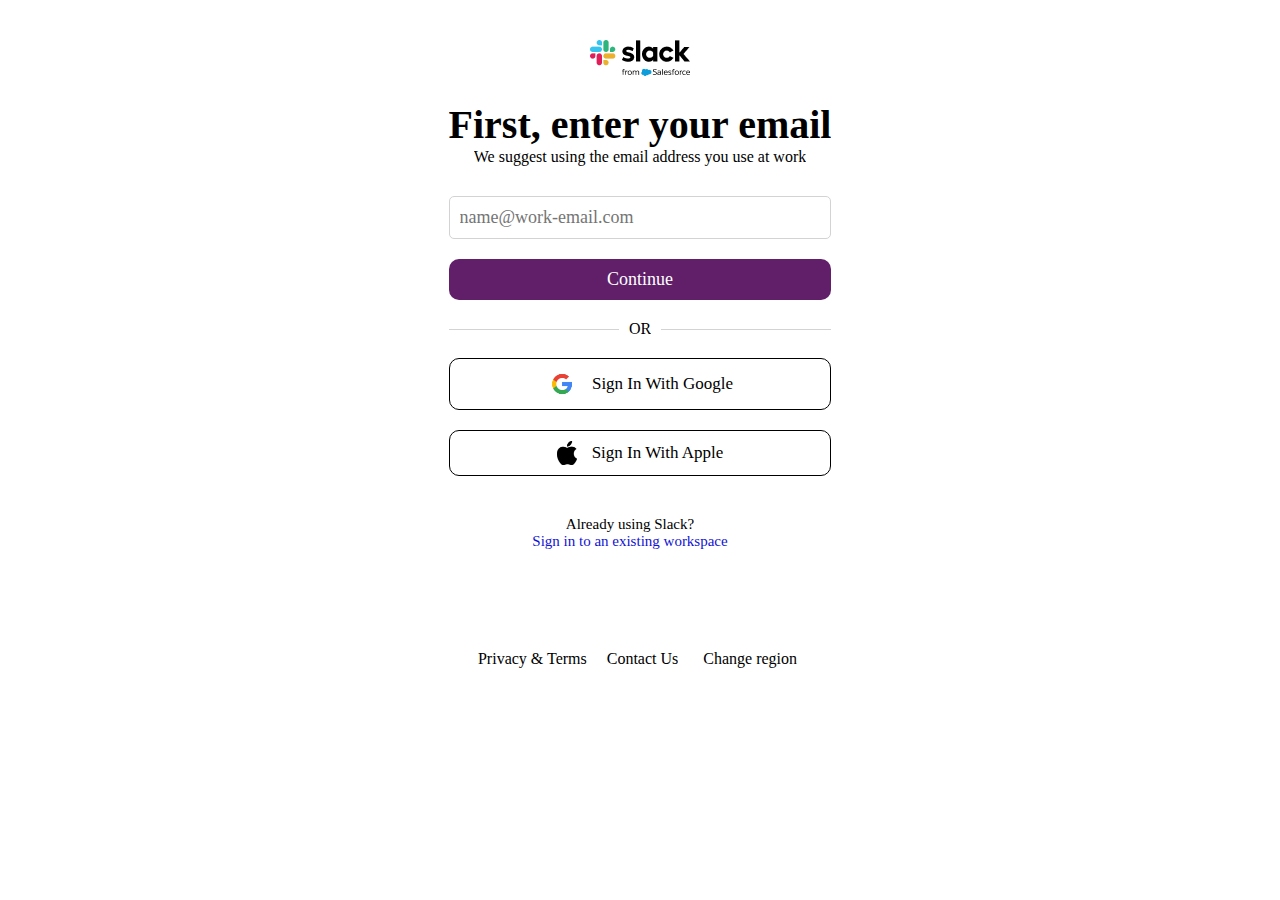
<file: new-account.html>
<!DOCTYPE html>
<html lang="en">

<head>
    <meta charset="UTF-8">
    <meta name="viewport" content="width=device-width, initial-scale=1.0">
    <title>Document</title>
    <link rel="stylesheet" href="new-account.css">
    <link rel="stylesheet" href="https://cdnjs.cloudflare.com/ajax/libs/font-awesome/6.5.2/css/all.min.css"
        integrity="sha512-SnH5WK+bZxgPHs44uWIX+LLJAJ9/2PkPKZ5QiAj6Ta86w+fsb2TkcmfRyVX3pBnMFcV7oQPJkl9QevSCWr3W6A=="
        crossorigin="anonymous" referrerpolicy="no-referrer" />
</head>

<body>
    <main>
        <form>
            <div class="container">
                <a href="index.html">
                    <div class="logo">
                        <img src=".//photos/logo.png" alt="">
                    </div>
                </a>
                <h1>First, enter your email</h1>
                <p class="heading-text">We suggest using the email address you use at work</p>
                <input type="email" placeholder="name@work-email.com" required >
                <button>Continue</button>

                <div class="line">
                    <div class="line-1"></div>
                    <p>OR</p>
                    <div class="line-2"></div>
                </div>
                <div class="google">
                    <img src=".//photos/google.jpg" width="30px">
                    <p>Sign In With Google</p>
                </div>
                <div class="apple">
                    <img src=".//photos/apple.png" width="20px">
                    <p>Sign In With Apple</p>
                </div>
            </div>
        </form>
    </main>
    <div class="new-account">
        <div class="text-1">
            <p>Already using Slack?</p>
        </div>
        <div class="text-2">
            <a href="sign-in.html">
                <p>Sign in to an existing workspace</p>
            </a>
        </div>
    </div>
    <div class="text">
        <p>Privacy & Terms</p>
        <p>Contact Us</p>
        <i class="fa-solid fa-globe" id="world"></i>
        <p>Change region</p><i class="fa-solid fa-chevron-down"></i>
    </div>

</body>

</html>
</file>
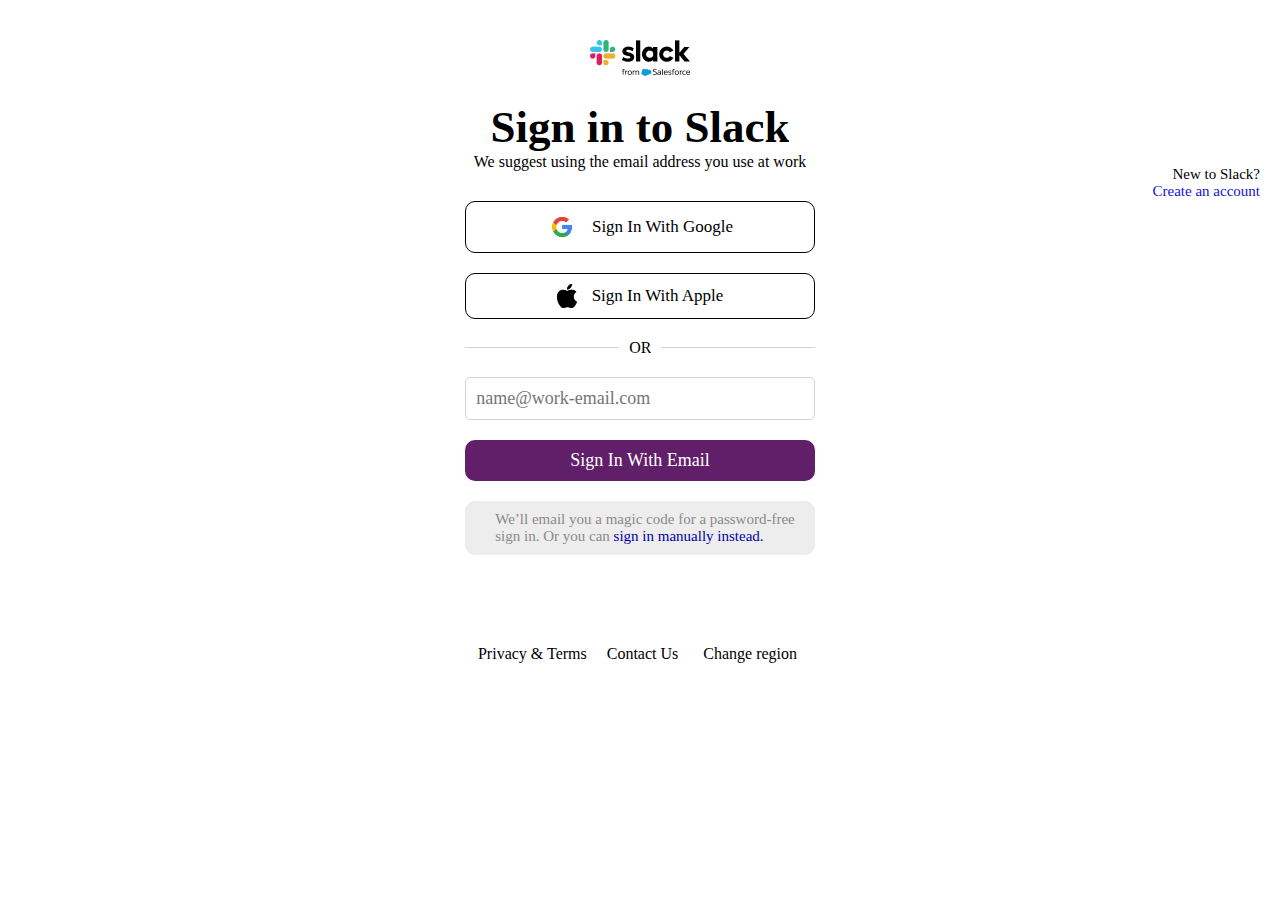
<file: sign-in.html>
<!DOCTYPE html>
<html lang="en">

<head>
    <meta charset="UTF-8">
    <meta name="viewport" content="width=device-width, initial-scale=1.0">
    <title>Document</title>
    <link rel="stylesheet" href="sign-in.css">
    <link rel="stylesheet" href="https://cdnjs.cloudflare.com/ajax/libs/font-awesome/6.5.2/css/all.min.css"
        integrity="sha512-SnH5WK+bZxgPHs44uWIX+LLJAJ9/2PkPKZ5QiAj6Ta86w+fsb2TkcmfRyVX3pBnMFcV7oQPJkl9QevSCWr3W6A=="
        crossorigin="anonymous" referrerpolicy="no-referrer" />
</head>

<body>
    <main>
        <form>
            <div class="container">
                <a href="index.html">
                    <div class="logo">
                        <img src=".//photos/logo.png" alt="">
                    </div>
                </a>
                <h1>Sign in to Slack</h1>
                <p class="heading-text">We suggest using the email address you use at work</p>
                <div class="google">
                    <img src=".//photos/google.jpg" width="30px">
                    <p>Sign In With Google</p>
                </div>
                <div class="apple">
                    <img src=".//photos/apple.png" width="20px">
                    <p>Sign In With Apple</p>
                </div>
                <div class="line">
                    <div class="line-1"></div>
                    <p>OR</p>
                    <div class="line-2"></div>
                </div>
                <input type="email" placeholder="name@work-email.com" required >
                <button>Sign In With Email</button>
                <div class="textbox">
                    <i class="fa-solid fa-wand-magic-sparkles" id="sparkles"></i>
                    <p>We’ll email you a magic code for a password-free <br>sign in. Or you can<span> sign in manually instead.</p></span>
                </div>
            </div>
        </form>
    </main>
    <div class="text">
        <p>Privacy & Terms</p>
        <p>Contact Us</p>
        <i class="fa-solid fa-globe" id="world"></i>
        <p>Change region</p><i class="fa-solid fa-chevron-down"></i>
    </div>
    <div class="new-account">
        <div class="text-1">
            <p>New to Slack?</p>
        </div>
        <div class="text-2">
            <a href="new-account.html"><p>Create an account</p></a>
        </div>

    </div>
</body>

</html>
</file>
<file: new-account.css>
* {
    margin: 0;
    padding: 0;
    box-sizing: border-box;
    font-family: poppins;
    overflow-x: hidden;
    display: inline;
    text-decoration: none;
}
head{
    display: none;
}

main {
    width: 100vw;
    display: flex;
    justify-content: center;
    align-items: start;
}

.container {
    background-color: white;
    padding: 40px;
    display: flex;
    justify-content: center;
    align-items: center;
    flex-direction: column;
    gap: 20px;
}

.container h1 {
    font-size: 40px;
}

.container .heading-text {
    margin-top: -20px;
    margin-bottom: 10px;
}

.google {
    width: 100%;
    border-radius: 10px;
    padding: 10px;
    border: 1px solid black;
    font-size: 17px;
    font-weight: 500;
    display: flex;
    justify-content: center;
    align-items: center;
    gap: 15px;
    cursor: pointer;
}
.google:hover{
    box-shadow: 2px 1px 7px 2px rgba(0, 0, 0, 0.2);
}

.apple {
    width: 100%;
    border-radius: 10px;
    padding: 10px;
    border: 1px solid black;
    font-size: 17px;
    font-weight: 500;
    display: flex;
    justify-content: center;
    align-items: center;
    gap: 15px;
    cursor: pointer;
}
.apple:hover{
    box-shadow: 2px 1px 7px 2px rgba(0, 0, 0, 0.2);
}

.line {
    width: 100%;
    display: flex;
    justify-content: space-evenly;
    align-items: center;
}

.line-1 {
    width: 45%;
    height: 1px;
    margin-right: 10px;
    background-color: lightgray;
}

.line-2 {
    margin-left: 10px;
    width: 45%;
    height: 1px;
    background-color: lightgray;
}

input {
    width: 100%;
    padding: 10px;
    font-size: 18px;
    border-radius: 5px;
    border: 1px solid lightgray;
    outline: none;
}

input:hover {
    box-shadow: 0 4px 8px 8px rgba(21, 56, 255, 0.4);
}

button{
    width: 100%;
    background-color: #611f69;
    padding: 10px;
    border-radius: 10px;
    border: none;
    font-weight: 500;
    font-size: 18px;
    text-align: center;
    color: white;
}

.textbox {
    width: 100%;
    background-color: rgb(238, 237, 237);
    border-radius: 10px;
    display: flex;
    justify-content: center;
    align-items: center;
    padding-top: 10px;
    padding-bottom: 10px;
    padding-left: 30px;
    padding-right: 20px;
    font-size: 15px;
    color: rgb(138, 137, 137);
    font-weight: 400;
}

.textbox span {
    color: rgb(0, 0, 166);
}
.text{
    width: 100vw;
    display: flex;
    justify-content: center;
    align-items: center;
    gap: 20px;
    margin-top: 100px;  
}
.text i{
    margin-left: -15px;
    font-size: 15px;
}
#world{
  position: relative;
  left: 15px;
}
#sparkles{
    position: relative;
    bottom: 10px;
    right: 10px;
}
.new-account{
    font-size: 15px;
    display: flex;
    justify-content: center;
    align-items: center;
    flex-direction: column;
    padding-right: 20px;
}
a{
    color:rgb(18, 18, 212);
}
</file>
<file: sign-in.css>
* {
    margin: 0;
    padding: 0;
    box-sizing: border-box;
    font-family: poppins;
    overflow-x: hidden;
    display: inline;
    text-decoration: none;
}
head{
    display: none;
}

main {
    width: 100vw;
    display: flex;
    justify-content: center;
    align-items: start;
}

.container {
    background-color: white;
    padding: 40px;
    display: flex;
    justify-content: center;
    align-items: center;
    flex-direction: column;
    gap: 20px;
}

.container h1 {
    font-size: 45px;
}

.container .heading-text {
    margin-top: -20px;
    margin-bottom: 10px;
}

.google {
    width: 100%;
    border-radius: 10px;
    padding: 10px;
    border: 1px solid black;
    font-size: 17px;
    font-weight: 500;
    display: flex;
    justify-content: center;
    align-items: center;
    gap: 15px;
    cursor: pointer;
}
.google:hover{
    box-shadow: 2px 1px 7px 2px rgba(0, 0, 0, 0.2);
}

.apple {
    width: 100%;
    border-radius: 10px;
    padding: 10px;
    border: 1px solid black;
    font-size: 17px;
    font-weight: 500;
    display: flex;
    justify-content: center;
    align-items: center;
    gap: 15px;
    cursor: pointer;
}
.apple:hover{
    box-shadow: 2px 1px 7px 2px rgba(0, 0, 0, 0.2);
}

.line {
    width: 100%;
    display: flex;
    justify-content: space-evenly;
    align-items: center;
}

.line-1 {
    width: 45%;
    height: 1px;
    margin-right: 10px;
    background-color: lightgray;
}

.line-2 {
    margin-left: 10px;
    width: 45%;
    height: 1px;
    background-color: lightgray;
}

input {
    width: 100%;
    padding: 10px;
    font-size: 18px;
    border-radius: 5px;
    border: 1px solid lightgray;
    outline: none;
}

input:hover {
    box-shadow: 0 4px 8px 8px rgba(21, 56, 255, 0.4);
}

button{
    width: 100%;
    background-color: #611f69;
    padding: 10px;
    border-radius: 10px;
    border: none;
    font-weight: 500;
    font-size: 18px;
    text-align: center;
    color: white;
}

.textbox {
    width: 100%;
    background-color: rgb(238, 237, 237);
    border-radius: 10px;
    display: flex;
    justify-content: center;
    align-items: center;
    padding-top: 10px;
    padding-bottom: 10px;
    padding-left: 30px;
    padding-right: 20px;
    font-size: 15px;
    color: rgb(138, 137, 137);
    font-weight: 400;
}

.textbox span {
    color: rgb(0, 0, 166);
}
.text{
    width: 100vw;
    display: flex;
    justify-content: center;
    align-items: center;
    gap: 20px;
    margin-top: 50px;
}
.text i{
    margin-left: -15px;
    font-size: 15px;
}
#world{
  position: relative;
  left: 15px;
}
#sparkles{
    position: relative;
    bottom: 10px;
    right: 10px;
}
.new-account{
    font-size: 15px;
    display: flex;
    flex-direction: column;
    position: absolute;
    right: 0;
    bottom: 700px;
    text-align: right;
    padding-right: 20px;
}
.text-2{
    color: red;
}
a{
    color:rgb(18, 18, 212);
}
</file>
